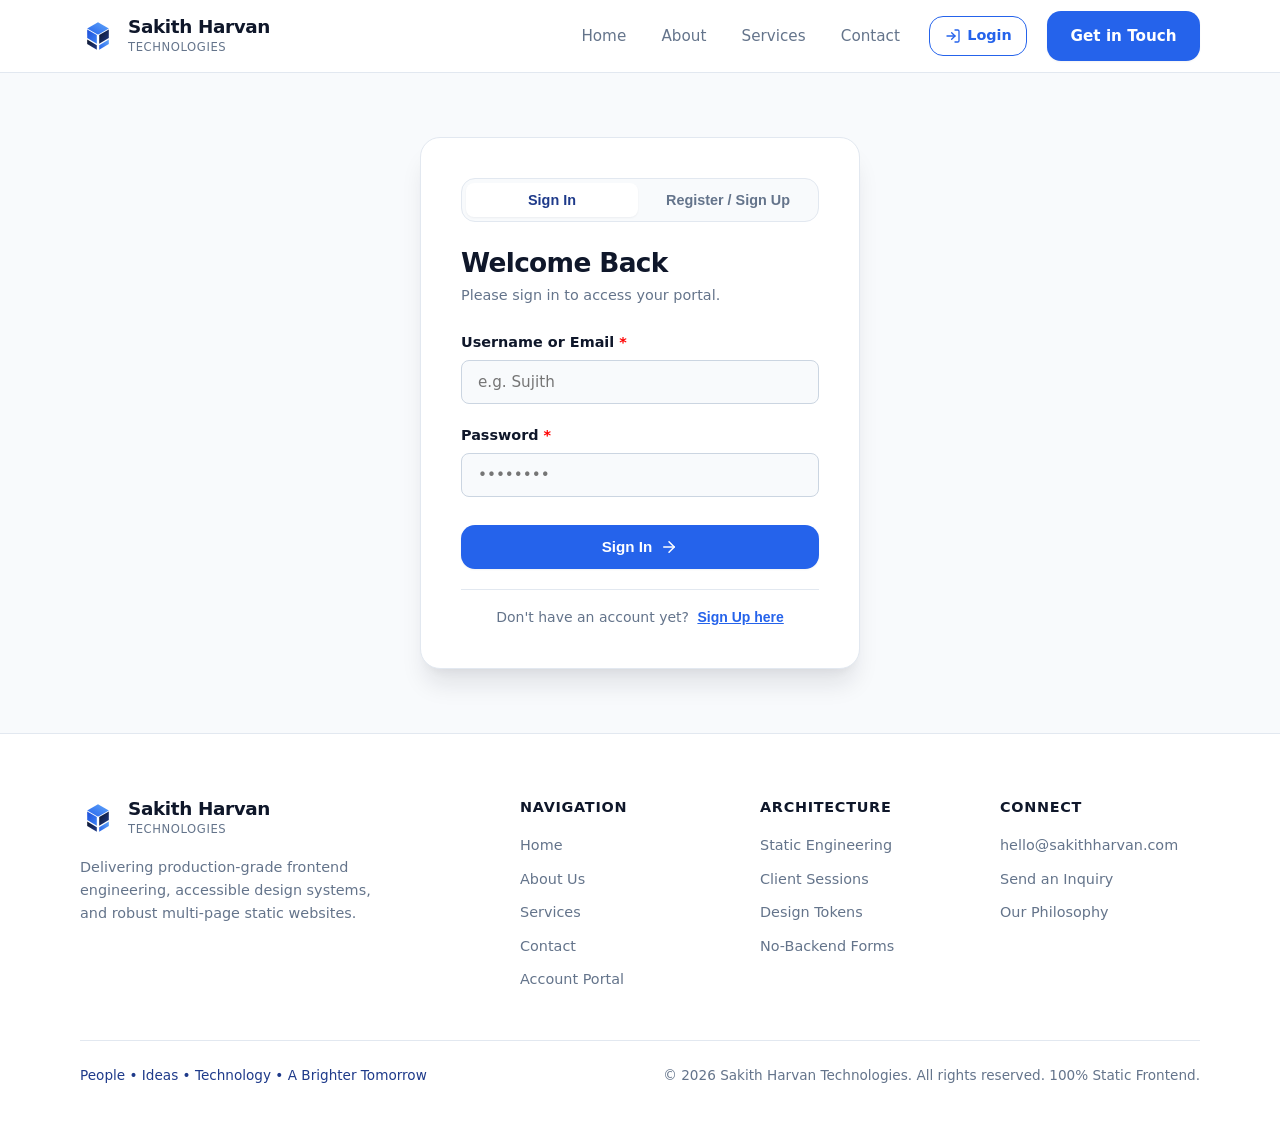
<file: index.html>
<!doctype html>
<html lang="en">
<head>
  <meta charset="utf-8">
  <meta name="viewport" content="width=device-width, initial-scale=1">
  <title>Sakith Harvan Technologies | Next-Gen Multi-Page Static Engineering</title>
  <meta name="description" content="Production-ready multi-page static website built with pure HTML5 and CSS3. Fast, accessible, resilient, and requires zero backend or database.">
  <link rel="icon" href="images/favicon.svg" type="image/svg+xml">

  <!-- Open Graph Metadata -->
  <meta property="og:title" content="Sakith Harvan Technologies | Next-Gen Multi-Page Static Engineering">
  <meta property="og:description" content="Production-ready multi-page static website built with pure HTML5 and CSS3. Zero backend, zero database.">
  <meta property="og:type" content="website">
  <meta property="og:image" content="images/logo.svg">

  <!-- Instant Session Guard: Opens login.html immediately if no active session -->
  <script>
    if (!sessionStorage.getItem('vibe_user')) {
      window.location.replace('login.html');
    }
  </script>

  <link rel="stylesheet" href="css/style.css">
</head>
<body>

  <!-- Shared Site Header -->
  <header class="site-header">
    <div class="container header-inner">
      <a href="index.html" class="brand-link" aria-label="Sakith Harvan Technologies Home">
        <img src="images/logo.svg" alt="Sakith Harvan Technologies Logo" class="brand-logo" width="36" height="36">
        <div class="brand-meta">
          <span class="brand-title">Sakith Harvan</span>
          <span class="brand-subtitle">Technologies</span>
        </div>
      </a>

      <!-- Mobile navigation button -->
      <button class="mobile-toggle" aria-expanded="false" aria-label="Toggle navigation menu" id="mobile-menu-btn">
        <svg width="24" height="24" viewBox="0 0 24 24" fill="none" stroke="currentColor" stroke-width="2" stroke-linecap="round" stroke-linejoin="round" aria-hidden="true">
          <line x1="3" y1="12" x2="21" y2="12"></line>
          <line x1="3" y1="6" x2="21" y2="6"></line>
          <line x1="3" y1="18" x2="21" y2="18"></line>
        </svg>
      </button>

      <!-- Primary Navigation with aria-current="page" -->
      <nav class="primary-nav" id="primary-nav" aria-label="Primary navigation">
        <ul class="nav-list">
          <li><a href="index.html" class="nav-link" aria-current="page">Home</a></li>
          <li><a href="about.html" class="nav-link">About</a></li>
          <li><a href="services.html" class="nav-link">Services</a></li>
          <li><a href="contact.html" class="nav-link">Contact</a></li>
        </ul>
        <div class="auth-slot" style="margin-left: 0.5rem;"></div>
        <a href="contact.html" class="btn btn-primary nav-cta">Get in Touch</a>
      </nav>
    </div>
  </header>

  <!-- Main Content -->
  <main id="main-content">
    
    <!-- Hero Section -->
    <section class="hero" aria-labelledby="hero-heading">
      <div class="container">
        <div class="hero-content">
          <!-- Session Welcome Banner -->
          <div id="session-welcome-banner" style="display: none; background: #ecfdf5; border: 1px solid #a7f3d0; color: #065f46; padding: 0.75rem 1.25rem; border-radius: var(--radius); margin-bottom: 1.5rem; font-weight: 500;">
            🎉 Welcome back, <strong id="banner-user-name">User</strong>! Your client session is active in this tab. <button type="button" onclick="logoutSession()" class="btn-logout" style="margin-left: 0.5rem;">Sign Out</button>
          </div>
          <div class="badge">
            <span class="badge-dot" aria-hidden="true"></span>
            Production-Ready Frontend Architecture
          </div>
          <h1 id="hero-heading" class="hero-title">
            Empowering Modern Enterprises with <span class="gradient-text">Pure Static Resilience</span>
          </h1>
          <p class="hero-lead">
            We architect ultra-fast, accessible, and maintenance-free multi-page digital experiences using modern HTML5 and CSS3 — operating with zero backend dependencies and zero database overhead.
          </p>
          <div class="btn-group">
            <a href="services.html" class="btn btn-primary">
              Explore Our Services
              <svg width="18" height="18" viewBox="0 0 24 24" fill="none" stroke="currentColor" stroke-width="2" stroke-linecap="round" stroke-linejoin="round" aria-hidden="true">
                <line x1="5" y1="12" x2="19" y2="12"></line>
                <polyline points="12 5 19 12 12 19"></polyline>
              </svg>
            </a>
            <a href="about.html" class="btn btn-secondary">Learn About Our Vision</a>
          </div>
        </div>

        <!-- Key Metrics Grid -->
        <div class="stats-grid" aria-label="Company Performance Metrics">
          <div class="stat-item">
            <div class="stat-num">100%</div>
            <div class="stat-label">Static & Secure</div>
          </div>
          <div class="stat-item">
            <div class="stat-num">0ms</div>
            <div class="stat-label">Database Latency</div>
          </div>
          <div class="stat-item">
            <div class="stat-num">99.9%</div>
            <div class="stat-label">Hosting Uptime</div>
          </div>
          <div class="stat-item">
            <div class="stat-num">A+</div>
            <div class="stat-label">Web Accessibility</div>
          </div>
        </div>
      </div>
    </section>

    <!-- Value Proposition Section -->
    <section class="section section-alt" aria-labelledby="pillars-heading">
      <div class="container">
        <div class="section-header">
          <div class="badge">Core Pillars</div>
          <h2 id="pillars-heading">Why Choose Serverless Static Websites?</h2>
          <p>
            Eliminating server runtimes removes vulnerable attack surfaces, eliminates costly database management, and delivers blazing speed directly via modern Edge CDNs.
          </p>
        </div>

        <div class="grid grid-3">
          <!-- Card 1 -->
          <article class="card">
            <div class="card-icon" aria-hidden="true">
              <svg viewBox="0 0 24 24"><path d="M12 22s8-4 8-10V5l-8-3-8 3v7c0 6 8 10 8 10z"></path></svg>
            </div>
            <h3 class="card-title">Zero Security Vulnerabilities</h3>
            <div class="card-body">
              <p>Without backend code execution or database queries, common threats like SQL injection and server exploits are completely eliminated.</p>
            </div>
            <div class="card-footer">
              <a href="about.html" class="btn btn-outline" style="width:100%; text-align:center;">Read Our Architecture</a>
            </div>
          </article>

          <!-- Card 2 -->
          <article class="card">
            <div class="card-icon" aria-hidden="true">
              <svg viewBox="0 0 24 24"><polygon points="13 2 3 14 12 14 11 22 21 10 12 10 13 2"></polygon></svg>
            </div>
            <h3 class="card-title">Instantaneous Page Loads</h3>
            <div class="card-body">
              <p>Pre-rendered static HTML and CSS are served straight from edge caches worldwide, delivering near-instant sub-second response times.</p>
            </div>
            <div class="card-footer">
              <a href="services.html" class="btn btn-outline" style="width:100%; text-align:center;">View Engineering Services</a>
            </div>
          </article>

          <!-- Card 3 -->
          <article class="card">
            <div class="card-icon" aria-hidden="true">
              <svg viewBox="0 0 24 24"><path d="M22 12h-4l-3 9L9 3l-3 9H2"></path></svg>
            </div>
            <h3 class="card-title">Zero Maintenance Costs</h3>
            <div class="card-body">
              <p>No database migrations, no monthly server licensing, and no patching nightmares. Host for free or pennies on GitHub Pages, Netlify, or Vercel.</p>
            </div>
            <div class="card-footer">
              <a href="contact.html" class="btn btn-outline" style="width:100%; text-align:center;">Consult With Us</a>
            </div>
          </article>
        </div>
      </div>
    </section>

    <!-- Featured Services Preview -->
    <section class="section" aria-labelledby="featured-services-heading">
      <div class="container">
        <div class="section-header">
          <div class="badge">Solutions</div>
          <h2 id="featured-services-heading">Engineered for Real-World Reliability</h2>
          <p>Explore how Sakith Harvan Technologies bridges design, engineering, and accessibility to build enduring web systems.</p>
        </div>

        <div class="grid grid-2">
          <div class="card">
            <h3 class="card-title">Multi-Page Static Sites</h3>
            <p>Structured, semantic HTML5 layouts designed for business portfolios, documentation centers, and corporate landing pages.</p>
            <ul class="feature-list">
              <li>
                <svg viewBox="0 0 24 24" fill="none" stroke="currentColor" stroke-width="2" aria-hidden="true"><polyline points="20 6 9 17 4 12"></polyline></svg>
                <span>Working relative navigation between all pages</span>
              </li>
              <li>
                <svg viewBox="0 0 24 24" fill="none" stroke="currentColor" stroke-width="2" aria-hidden="true"><polyline points="20 6 9 17 4 12"></polyline></svg>
                <span>Accessible ARIA landmark labeling & keyboard focus</span>
              </li>
              <li>
                <svg viewBox="0 0 24 24" fill="none" stroke="currentColor" stroke-width="2" aria-hidden="true"><polyline points="20 6 9 17 4 12"></polyline></svg>
                <span>Mobile-first CSS grid & flexbox architecture</span>
              </li>
            </ul>
            <div class="card-footer">
              <a href="services.html" class="btn btn-secondary">Learn More in Services &rarr;</a>
            </div>
          </div>

          <div class="card">
            <h3 class="card-title">SEO & Standards Compliance</h3>
            <p>Every page is crafted with unique meta tags, Open Graph card protocols, clean heading cascades, and responsive viewport fidelity.</p>
            <ul class="feature-list">
              <li>
                <svg viewBox="0 0 24 24" fill="none" stroke="currentColor" stroke-width="2" aria-hidden="true"><polyline points="20 6 9 17 4 12"></polyline></svg>
                <span>Unique titles and meta descriptions per page</span>
              </li>
              <li>
                <svg viewBox="0 0 24 24" fill="none" stroke="currentColor" stroke-width="2" aria-hidden="true"><polyline points="20 6 9 17 4 12"></polyline></svg>
                <span>Integrated SVG favicon and Open Graph assets</span>
              </li>
              <li>
                <svg viewBox="0 0 24 24" fill="none" stroke="currentColor" stroke-width="2" aria-hidden="true"><polyline points="20 6 9 17 4 12"></polyline></svg>
                <span>Zero bloated dependencies or fragile runtime trackers</span>
              </li>
            </ul>
            <div class="card-footer">
              <a href="about.html" class="btn btn-secondary">Our Standards &rarr;</a>
            </div>
          </div>
        </div>

        <!-- Banner Call to Action -->
        <div style="margin-top: 3.5rem;">
          <div class="cta-banner">
            <h2>Ready to Experience Clean, Dependable Web Engineering?</h2>
            <p>Connect with Sakith Harvan Technologies today. We turn complex requirements into robust, beautifully coded static web projects.</p>
            <div class="btn-group" style="justify-content: center;">
              <a href="contact.html" class="btn btn-primary">Start a Project</a>
              <a href="services.html" class="btn btn-outline">Review All Capabilities</a>
            </div>
          </div>
        </div>
      </div>
    </section>

  </main>

  <!-- Shared Site Footer -->
  <footer class="site-footer">
    <div class="container">
      <div class="footer-grid">
        <div class="footer-brand">
          <a href="index.html" class="brand-link" aria-label="Sakith Harvan Technologies">
            <img src="images/logo.svg" alt="Sakith Harvan Technologies Logo" class="brand-logo" width="32" height="32">
            <div class="brand-meta">
              <span class="brand-title">Sakith Harvan</span>
              <span class="brand-subtitle">Technologies</span>
            </div>
          </a>
          <p>
            Delivering production-grade frontend engineering, accessible design systems, and robust multi-page static websites.
          </p>
        </div>

        <div>
          <h4 class="footer-heading">Navigation</h4>
          <ul class="footer-nav">
            <li><a href="index.html">Home</a></li>
            <li><a href="about.html">About Us</a></li>
            <li><a href="services.html">Services</a></li>
            <li><a href="contact.html">Contact</a></li>
            <li><a href="login.html">Session Login</a></li>
            <li><a href="404.html">404 Demo</a></li>
          </ul>
        </div>

        <div>
          <h4 class="footer-heading">Architecture</h4>
          <ul class="footer-nav">
            <li><a href="services.html">Static Engineering</a></li>
            <li><a href="services.html">Design Tokens</a></li>
            <li><a href="services.html">Responsive Grids</a></li>
            <li><a href="services.html">No-Backend Forms</a></li>
          </ul>
        </div>

        <div>
          <h4 class="footer-heading">Connect</h4>
          <ul class="footer-nav">
            <li><a href="mailto:hello@sakithharvan.com">hello@sakithharvan.com</a></li>
            <li><a href="contact.html">Send an Inquiry</a></li>
            <li><a href="about.html">Our Philosophy</a></li>
          </ul>
        </div>
      </div>

      <div class="footer-bottom">
        <div class="footer-tagline">
          People • Ideas • Technology • A Brighter Tomorrow
        </div>
        <div>
          &copy; 2026 Sakith Harvan Technologies. All rights reserved. 100% Static Frontend.
        </div>
      </div>
    </div>
  </footer>

  <!-- Scripts -->
  <script src="js/auth.js"></script>
  <script>
    const menuBtn = document.getElementById('mobile-menu-btn');
    const primaryNav = document.getElementById('primary-nav');
    if (menuBtn && primaryNav) {
      menuBtn.addEventListener('click', () => {
        const isExpanded = menuBtn.getAttribute('aria-expanded') === 'true';
        menuBtn.setAttribute('aria-expanded', !isExpanded);
        primaryNav.classList.toggle('is-active');
      });
    }
  </script>
</body>
</html>
</file>
<file: css/style.css>
/* ==========================================================================
   Sakith Harvan Technologies - Production Static Stylesheet
   Follows Vibe Coding Architecture: Single stylesheet, CSS variables,
   mobile-first responsive grid, accessible states, zero external runtime.
   ========================================================================== */

/* Design Tokens & CSS Variables */
:root {
  --max-width: 1120px;
  --space-xs: 0.5rem;
  --space-sm: 0.75rem;
  --space: 1rem;
  --space-md: 1.5rem;
  --space-lg: 2.5rem;
  --space-xl: 4rem;

  --radius-sm: 8px;
  --radius: 14px;
  --radius-lg: 20px;
  --radius-full: 9999px;

  /* Color Palette */
  --primary: #1e3a8a;
  --primary-hover: #172554;
  --accent: #2563eb;
  --accent-hover: #1d4ed8;
  --accent-light: #eff6ff;
  --accent-subtle: #dbeafe;

  --surface: #ffffff;
  --surface-alt: #f8fafc;
  --surface-card: #ffffff;
  --border: #e2e8f0;
  --border-strong: #cbd5e1;

  --text: #0f172a;
  --text-muted: #64748b;
  --text-inverse: #ffffff;

  --shadow-sm: 0 1px 2px 0 rgba(15, 23, 42, 0.05);
  --shadow: 0 4px 6px -1px rgba(15, 23, 42, 0.07), 0 2px 4px -2px rgba(15, 23, 42, 0.05);
  --shadow-md: 0 10px 15px -3px rgba(15, 23, 42, 0.08), 0 4px 6px -4px rgba(15, 23, 42, 0.04);
  --shadow-lg: 0 20px 25px -5px rgba(15, 23, 42, 0.1), 0 8px 10px -6px rgba(15, 23, 42, 0.05);

  --font-sans: system-ui, -apple-system, BlinkMacSystemFont, "Segoe UI", Roboto, Oxygen, Ubuntu, Cantarell, "Helvetica Neue", sans-serif;
  --font-mono: ui-monospace, SFMono-Regular, Menlo, Monaco, Consolas, "Liberation Mono", "Courier New", monospace;
  --line-height: 1.6;
}

/* Reset & Base Styles */
*, *::before, *::after {
  box-sizing: border-box;
  margin: 0;
  padding: 0;
}

html {
  font-family: var(--font-sans);
  font-size: 16px;
  line-height: var(--line-height);
  color: var(--text);
  background-color: var(--surface-alt);
  scroll-behavior: smooth;
  -webkit-text-size-adjust: 100%;
}

body {
  min-height: 100vh;
  display: flex;
  flex-direction: column;
  color: var(--text);
  background-color: var(--surface-alt);
}

img, svg {
  display: block;
  max-width: 100%;
  height: auto;
}

a {
  color: var(--accent);
  text-decoration: none;
  transition: color 0.15s ease, opacity 0.15s ease;
}

a:hover {
  color: var(--accent-hover);
}

/* Accessibility Focus States */
a:focus-visible,
button:focus-visible,
input:focus-visible,
textarea:focus-visible,
select:focus-visible {
  outline: 3px solid var(--accent);
  outline-offset: 3px;
  border-radius: var(--radius-sm);
}

/* Screen reader only utility */
.sr-only {
  position: absolute;
  width: 1px;
  height: 1px;
  padding: 0;
  margin: -1px;
  overflow: hidden;
  clip: rect(0, 0, 0, 0);
  white-space: nowrap;
  border-width: 0;
}

/* Layout Container */
.container {
  width: min(100% - 2rem, var(--max-width));
  margin-inline: auto;
}

/* Header & Navigation */
.site-header {
  position: sticky;
  top: 0;
  z-index: 50;
  background-color: rgba(255, 255, 255, 0.95);
  backdrop-filter: blur(8px);
  -webkit-backdrop-filter: blur(8px);
  border-bottom: 1px solid var(--border);
}

.header-inner {
  display: flex;
  align-items: center;
  justify-content: space-between;
  height: 72px;
}

.brand-link {
  display: inline-flex;
  align-items: center;
  gap: 0.75rem;
  color: var(--text);
  font-weight: 700;
  font-size: 1.15rem;
  letter-spacing: -0.02em;
}

.brand-link:hover {
  color: var(--primary);
}

.brand-logo {
  width: 36px;
  height: 36px;
  flex-shrink: 0;
}

.brand-meta {
  display: flex;
  flex-direction: column;
}

.brand-meta .brand-title {
  line-height: 1.2;
}

.brand-meta .brand-subtitle {
  font-size: 0.725rem;
  font-weight: 500;
  color: var(--text-muted);
  letter-spacing: 0.05em;
  text-transform: uppercase;
}

.primary-nav {
  display: flex;
  align-items: center;
  gap: 0.5rem;
}

.nav-list {
  display: flex;
  align-items: center;
  list-style: none;
  gap: 0.5rem;
}

.nav-link {
  display: inline-block;
  padding: 0.5rem 0.85rem;
  color: var(--text-muted);
  font-weight: 500;
  font-size: 0.95rem;
  border-radius: var(--radius-sm);
  transition: all 0.15s ease;
}

.nav-link:hover {
  color: var(--primary);
  background-color: var(--surface-alt);
}

/* Active navigation state per Section 7 */
.nav-link[aria-current="page"] {
  color: var(--accent);
  background-color: var(--accent-light);
  font-weight: 600;
}

.nav-cta {
  margin-left: 0.75rem;
}

/* Mobile Nav Toggle */
.mobile-toggle {
  display: none;
  background: none;
  border: 1px solid var(--border);
  padding: 0.5rem;
  border-radius: var(--radius-sm);
  cursor: pointer;
  color: var(--text);
}

.mobile-toggle:hover {
  background-color: var(--surface-alt);
}

/* Main Content Area */
main {
  flex: 1;
}

/* Typography */
h1, h2, h3, h4, h5, h6 {
  color: var(--text);
  font-weight: 700;
  line-height: 1.25;
  letter-spacing: -0.025em;
}

h1 {
  font-size: clamp(2.2rem, 5vw, 3.4rem);
  margin-bottom: 1.25rem;
}

h2 {
  font-size: clamp(1.6rem, 3.5vw, 2.2rem);
  margin-bottom: 1rem;
}

h3 {
  font-size: 1.3rem;
  margin-bottom: 0.5rem;
}

p {
  margin-bottom: 1rem;
  color: var(--text-muted);
}

.lead {
  font-size: 1.15rem;
  line-height: 1.7;
  color: var(--text-muted);
}

/* Badges & Eyebrows */
.badge {
  display: inline-flex;
  align-items: center;
  gap: 0.35rem;
  font-size: 0.8rem;
  font-weight: 600;
  text-transform: uppercase;
  letter-spacing: 0.06em;
  padding: 0.35rem 0.85rem;
  border-radius: var(--radius-full);
  background-color: var(--accent-light);
  color: var(--accent);
  margin-bottom: 1rem;
}

.badge-dot {
  width: 6px;
  height: 6px;
  border-radius: 50%;
  background-color: var(--accent);
}

/* Buttons */
.btn-group {
  display: flex;
  flex-wrap: wrap;
  gap: 0.85rem;
  align-items: center;
}

.btn {
  display: inline-flex;
  align-items: center;
  justify-content: center;
  gap: 0.5rem;
  font-size: 0.95rem;
  font-weight: 600;
  padding: 0.75rem 1.4rem;
  border-radius: var(--radius);
  border: 1px solid transparent;
  cursor: pointer;
  transition: all 0.2s ease;
  white-space: nowrap;
}

.btn-primary {
  background-color: var(--accent);
  color: var(--text-inverse);
  box-shadow: var(--shadow-sm);
}

.btn-primary:hover {
  background-color: var(--accent-hover);
  color: var(--text-inverse);
  box-shadow: var(--shadow);
  transform: translateY(-1px);
}

.btn-secondary {
  background-color: var(--surface);
  color: var(--text);
  border-color: var(--border-strong);
}

.btn-secondary:hover {
  background-color: var(--surface-alt);
  color: var(--primary);
  border-color: var(--text-muted);
}

.btn-outline {
  background-color: transparent;
  color: var(--accent);
  border-color: var(--accent);
}

.btn-outline:hover {
  background-color: var(--accent-light);
}

/* Sections */
.section {
  padding-block: var(--space-xl);
}

.section-alt {
  background-color: var(--surface);
  border-top: 1px solid var(--border);
  border-bottom: 1px solid var(--border);
}

.section-header {
  text-align: center;
  max-width: 680px;
  margin-inline: auto;
  margin-bottom: var(--space-lg);
}

.section-header p {
  font-size: 1.1rem;
}

/* Hero Section */
.hero {
  padding-block: clamp(3rem, 8vw, 6rem);
  background: radial-gradient(circle at top right, rgba(37, 99, 235, 0.08) 0%, transparent 60%),
              radial-gradient(circle at bottom left, rgba(30, 58, 138, 0.05) 0%, transparent 50%);
}

.hero-content {
  max-width: 780px;
}

.hero-title {
  color: var(--text);
  font-weight: 800;
  line-height: 1.15;
}

.hero-title .gradient-text {
  background: linear-gradient(135deg, var(--accent) 0%, var(--primary) 100%);
  -webkit-background-clip: text;
  -webkit-text-fill-color: transparent;
}

.hero-lead {
  font-size: 1.25rem;
  line-height: 1.6;
  margin-bottom: 2rem;
  color: var(--text-muted);
}

/* Grid Utilities */
.grid {
  display: grid;
  gap: var(--space-md);
}

.grid-2 {
  grid-template-columns: repeat(2, 1fr);
}

.grid-3 {
  grid-template-columns: repeat(3, 1fr);
}

.grid-4 {
  grid-template-columns: repeat(4, 1fr);
}

/* Cards */
.card {
  background-color: var(--surface-card);
  border: 1px solid var(--border);
  border-radius: var(--radius);
  padding: var(--space-md);
  box-shadow: var(--shadow-sm);
  transition: transform 0.2s ease, box-shadow 0.2s ease, border-color 0.2s ease;
  display: flex;
  flex-direction: column;
}

.card:hover {
  transform: translateY(-3px);
  box-shadow: var(--shadow-md);
  border-color: var(--accent-subtle);
}

.card-icon {
  width: 48px;
  height: 48px;
  display: inline-flex;
  align-items: center;
  justify-content: center;
  border-radius: var(--radius-sm);
  background-color: var(--accent-light);
  color: var(--accent);
  margin-bottom: 1.25rem;
}

.card-icon svg {
  width: 24px;
  height: 24px;
  stroke: currentColor;
  stroke-width: 2;
  fill: none;
}

.card-title {
  font-size: 1.25rem;
  margin-bottom: 0.5rem;
}

.card-body {
  color: var(--text-muted);
  flex: 1;
}

.card-footer {
  margin-top: 1.25rem;
  padding-top: 1rem;
  border-top: 1px solid var(--border);
}

/* Feature checklist */
.feature-list {
  list-style: none;
  margin-block: 1rem;
}

.feature-list li {
  display: flex;
  align-items: flex-start;
  gap: 0.5rem;
  margin-bottom: 0.65rem;
  color: var(--text-muted);
  font-size: 0.95rem;
}

.feature-list svg {
  width: 18px;
  height: 18px;
  color: var(--accent);
  flex-shrink: 0;
  margin-top: 3px;
}

/* Stats Counter Grid */
.stats-grid {
  display: grid;
  grid-template-columns: repeat(4, 1fr);
  gap: var(--space);
  margin-top: var(--space-lg);
  padding: var(--space-md);
  background-color: var(--surface);
  border: 1px solid var(--border);
  border-radius: var(--radius);
}

.stat-item {
  text-align: center;
}

.stat-num {
  font-size: clamp(1.8rem, 3vw, 2.5rem);
  font-weight: 800;
  color: var(--primary);
  line-height: 1.1;
  margin-bottom: 0.25rem;
}

.stat-label {
  font-size: 0.875rem;
  font-weight: 500;
  color: var(--text-muted);
}

/* Call to Action Box */
.cta-banner {
  background: linear-gradient(135deg, var(--primary) 0%, var(--accent) 100%);
  border-radius: var(--radius-lg);
  padding: clamp(2rem, 5vw, 3.5rem);
  color: var(--text-inverse);
  text-align: center;
  box-shadow: var(--shadow-lg);
}

.cta-banner h2 {
  color: var(--text-inverse);
  margin-bottom: 1rem;
}

.cta-banner p {
  color: rgba(255, 255, 255, 0.9);
  max-width: 600px;
  margin-inline: auto;
  margin-bottom: 1.75rem;
  font-size: 1.1rem;
}

.cta-banner .btn-primary {
  background-color: var(--surface);
  color: var(--primary);
}

.cta-banner .btn-primary:hover {
  background-color: var(--surface-alt);
  color: var(--accent-hover);
}

.cta-banner .btn-outline {
  border-color: rgba(255, 255, 255, 0.5);
  color: var(--text-inverse);
}

.cta-banner .btn-outline:hover {
  background-color: rgba(255, 255, 255, 0.15);
  border-color: var(--text-inverse);
}

/* Forms (Production-Ready, Zero-Backend) */
.form-card {
  background-color: var(--surface);
  border: 1px solid var(--border);
  border-radius: var(--radius);
  padding: clamp(1.5rem, 4vw, 2.5rem);
  box-shadow: var(--shadow);
}

.form-group {
  margin-bottom: 1.25rem;
}

.form-label {
  display: block;
  font-size: 0.9rem;
  font-weight: 600;
  margin-bottom: 0.35rem;
  color: var(--text);
}

.form-control {
  width: 100%;
  padding: 0.75rem 1rem;
  font-family: inherit;
  font-size: 0.95rem;
  color: var(--text);
  background-color: var(--surface-alt);
  border: 1px solid var(--border-strong);
  border-radius: var(--radius-sm);
  transition: border-color 0.15s ease, background-color 0.15s ease, box-shadow 0.15s ease;
}

.form-control:focus {
  background-color: var(--surface);
  border-color: var(--accent);
}

textarea.form-control {
  resize: vertical;
  min-height: 120px;
}

.form-notice {
  background-color: var(--accent-light);
  border-left: 4px solid var(--accent);
  padding: 0.85rem 1rem;
  border-radius: 0 var(--radius-sm) var(--radius-sm) 0;
  font-size: 0.85rem;
  color: var(--primary);
  margin-bottom: 1.5rem;
  line-height: 1.5;
}

.form-notice code {
  background-color: rgba(255, 255, 255, 0.7);
  padding: 0.15rem 0.35rem;
  border-radius: 4px;
  font-family: var(--font-mono);
  font-size: 0.8rem;
}

/* Contact Info & Details */
.contact-info-card {
  background-color: var(--surface);
  border: 1px solid var(--border);
  border-radius: var(--radius);
  padding: 2rem;
}

.contact-meta-item {
  display: flex;
  gap: 1rem;
  margin-bottom: 1.5rem;
}

.contact-meta-item:last-child {
  margin-bottom: 0;
}

.contact-meta-icon {
  width: 40px;
  height: 40px;
  border-radius: 50%;
  background-color: var(--accent-light);
  color: var(--accent);
  display: flex;
  align-items: center;
  justify-content: center;
  flex-shrink: 0;
}

.contact-meta-icon svg {
  width: 20px;
  height: 20px;
  stroke: currentColor;
  stroke-width: 2;
  fill: none;
}

/* 404 Error Page (Guide Section 17) */
.error-page {
  padding-block: var(--space-xl);
  text-align: center;
  min-height: calc(100vh - 250px);
  display: flex;
  align-items: center;
  justify-content: center;
}

.error-card {
  max-width: 540px;
  margin-inline: auto;
  padding: var(--space-lg);
  background-color: var(--surface);
  border: 1px solid var(--border);
  border-radius: var(--radius);
  box-shadow: var(--shadow);
}

.error-code {
  font-size: clamp(4rem, 12vw, 6.5rem);
  font-weight: 900;
  color: var(--accent);
  line-height: 1;
  letter-spacing: -0.05em;
  margin-bottom: 1rem;
}

/* Footer (Guide Section 6 & 19) */
.site-footer {
  background-color: var(--surface);
  border-top: 1px solid var(--border);
  padding-top: var(--space-xl);
  padding-bottom: var(--space-lg);
  margin-top: auto;
}

.footer-grid {
  display: grid;
  grid-template-columns: 2fr 1fr 1fr 1fr;
  gap: var(--space-lg);
  margin-bottom: var(--space-lg);
}

.footer-brand {
  max-width: 320px;
}

.footer-brand p {
  font-size: 0.9rem;
  margin-top: 0.75rem;
}

.footer-heading {
  font-size: 0.9rem;
  font-weight: 700;
  text-transform: uppercase;
  letter-spacing: 0.05em;
  color: var(--text);
  margin-bottom: 1rem;
}

.footer-nav {
  list-style: none;
}

.footer-nav li {
  margin-bottom: 0.5rem;
}

.footer-nav a {
  color: var(--text-muted);
  font-size: 0.9rem;
}

.footer-nav a:hover {
  color: var(--accent);
}

.footer-bottom {
  padding-top: var(--space-md);
  border-top: 1px solid var(--border);
  display: flex;
  align-items: center;
  justify-content: space-between;
  flex-wrap: wrap;
  gap: 1rem;
  font-size: 0.85rem;
  color: var(--text-muted);
}

.footer-tagline {
  font-weight: 500;
  color: var(--primary);
}

/* Responsive Media Queries (Mobile-first, Guide Section 9) */
@media (max-width: 900px) {
  .grid-4 {
    grid-template-columns: repeat(2, 1fr);
  }
  .grid-3 {
    grid-template-columns: repeat(2, 1fr);
  }
  .footer-grid {
    grid-template-columns: 1fr 1fr;
  }
  .stats-grid {
    grid-template-columns: repeat(2, 1fr);
  }
}

@media (max-width: 680px) {
  .mobile-toggle {
    display: inline-flex;
  }

  .primary-nav {
    display: none;
    position: absolute;
    top: 72px;
    left: 0;
    right: 0;
    background-color: var(--surface);
    border-bottom: 1px solid var(--border);
    padding: 1.25rem 1rem;
    box-shadow: var(--shadow-lg);
    flex-direction: column;
    align-items: stretch;
  }

  .primary-nav.is-active {
    display: flex;
  }

  .nav-list {
    flex-direction: column;
    align-items: stretch;
    gap: 0.25rem;
  }

  .nav-cta {
    margin-left: 0;
    margin-top: 0.75rem;
    width: 100%;
    text-align: center;
  }

  .grid-2, .grid-3, .grid-4 {
    grid-template-columns: 1fr;
  }

  .footer-grid {
    grid-template-columns: 1fr;
  }

  .stats-grid {
    grid-template-columns: 1fr;
  }

  .footer-bottom {
    flex-direction: column;
    text-align: center;
  }
}

/* ==========================================================================
   Client-Side Session Login Components
   Zero backend / Zero database - Session storage powered
   ========================================================================== */
.user-session-pill {
  display: inline-flex;
  align-items: center;
  gap: 0.6rem;
  background-color: var(--accent-light);
  border: 1px solid var(--accent-subtle);
  padding: 0.35rem 0.75rem;
  border-radius: var(--radius-full);
  font-size: 0.875rem;
  font-weight: 600;
  color: var(--primary);
}

.user-avatar {
  width: 26px;
  height: 26px;
  border-radius: 50%;
  background-color: var(--accent);
  color: #ffffff;
  display: flex;
  align-items: center;
  justify-content: center;
  font-size: 0.8rem;
  font-weight: 700;
  text-transform: uppercase;
}

.user-name {
  color: var(--text);
  max-width: 140px;
  overflow: hidden;
  text-overflow: ellipsis;
  white-space: nowrap;
}

.btn-logout {
  background: none;
  border: 1px solid var(--border-strong);
  border-radius: var(--radius-sm);
  padding: 0.2rem 0.55rem;
  font-size: 0.75rem;
  font-weight: 600;
  color: #dc2626;
  cursor: pointer;
  transition: all 0.15s ease;
}

.btn-logout:hover {
  background-color: #fef2f2;
  border-color: #ef4444;
}

.btn-nav-login {
  display: inline-flex;
  align-items: center;
  gap: 0.4rem;
  font-size: 0.9rem;
  font-weight: 600;
  color: var(--accent);
  padding: 0.45rem 0.9rem;
  border-radius: var(--radius);
  border: 1px solid var(--accent);
  background: transparent;
  transition: all 0.15s ease;
}

.btn-nav-login:hover {
  background-color: var(--accent-light);
}

.login-section {
  padding-block: var(--space-xl);
  min-height: calc(100vh - 250px);
  display: flex;
  align-items: center;
  justify-content: center;
}

.login-card {
  width: 100%;
  max-width: 440px;
  margin-inline: auto;
  background-color: var(--surface);
  border: 1px solid var(--border);
  border-radius: var(--radius-lg);
  padding: clamp(1.75rem, 5vw, 2.5rem);
  box-shadow: var(--shadow-lg);
}

.session-badge {
  display: inline-flex;
  align-items: center;
  gap: 0.4rem;
  background-color: #ecfdf5;
  color: #065f46;
  border: 1px solid #a7f3d0;
  padding: 0.25rem 0.65rem;
  border-radius: var(--radius-full);
  font-size: 0.75rem;
  font-weight: 600;
  margin-bottom: 1rem;
}

.auth-tabs {
  display: flex;
  background-color: var(--surface-alt);
  border: 1px solid var(--border);
  border-radius: var(--radius);
  padding: 4px;
  margin-bottom: 1.5rem;
  gap: 4px;
}

.auth-tab-btn {
  flex: 1;
  padding: 0.55rem 0.75rem;
  font-size: 0.9rem;
  font-weight: 600;
  border: none;
  background: transparent;
  color: var(--text-muted);
  border-radius: var(--radius-sm);
  cursor: pointer;
  transition: all 0.2s ease;
  text-align: center;
}

.auth-tab-btn.is-active {
  background-color: var(--surface);
  color: var(--primary);
  box-shadow: var(--shadow-sm);
}

.switch-auth-wrap {
  text-align: center;
  margin-top: 1.25rem;
  padding-top: 1rem;
  border-top: 1px solid var(--border);
  font-size: 0.875rem;
  color: var(--text-muted);
}

.switch-auth-wrap button {
  background: none;
  border: none;
  color: var(--accent);
  font-weight: 600;
  cursor: pointer;
  font-size: 0.875rem;
  text-decoration: underline;
  padding: 0;
  margin-left: 0.25rem;
}
</file>
